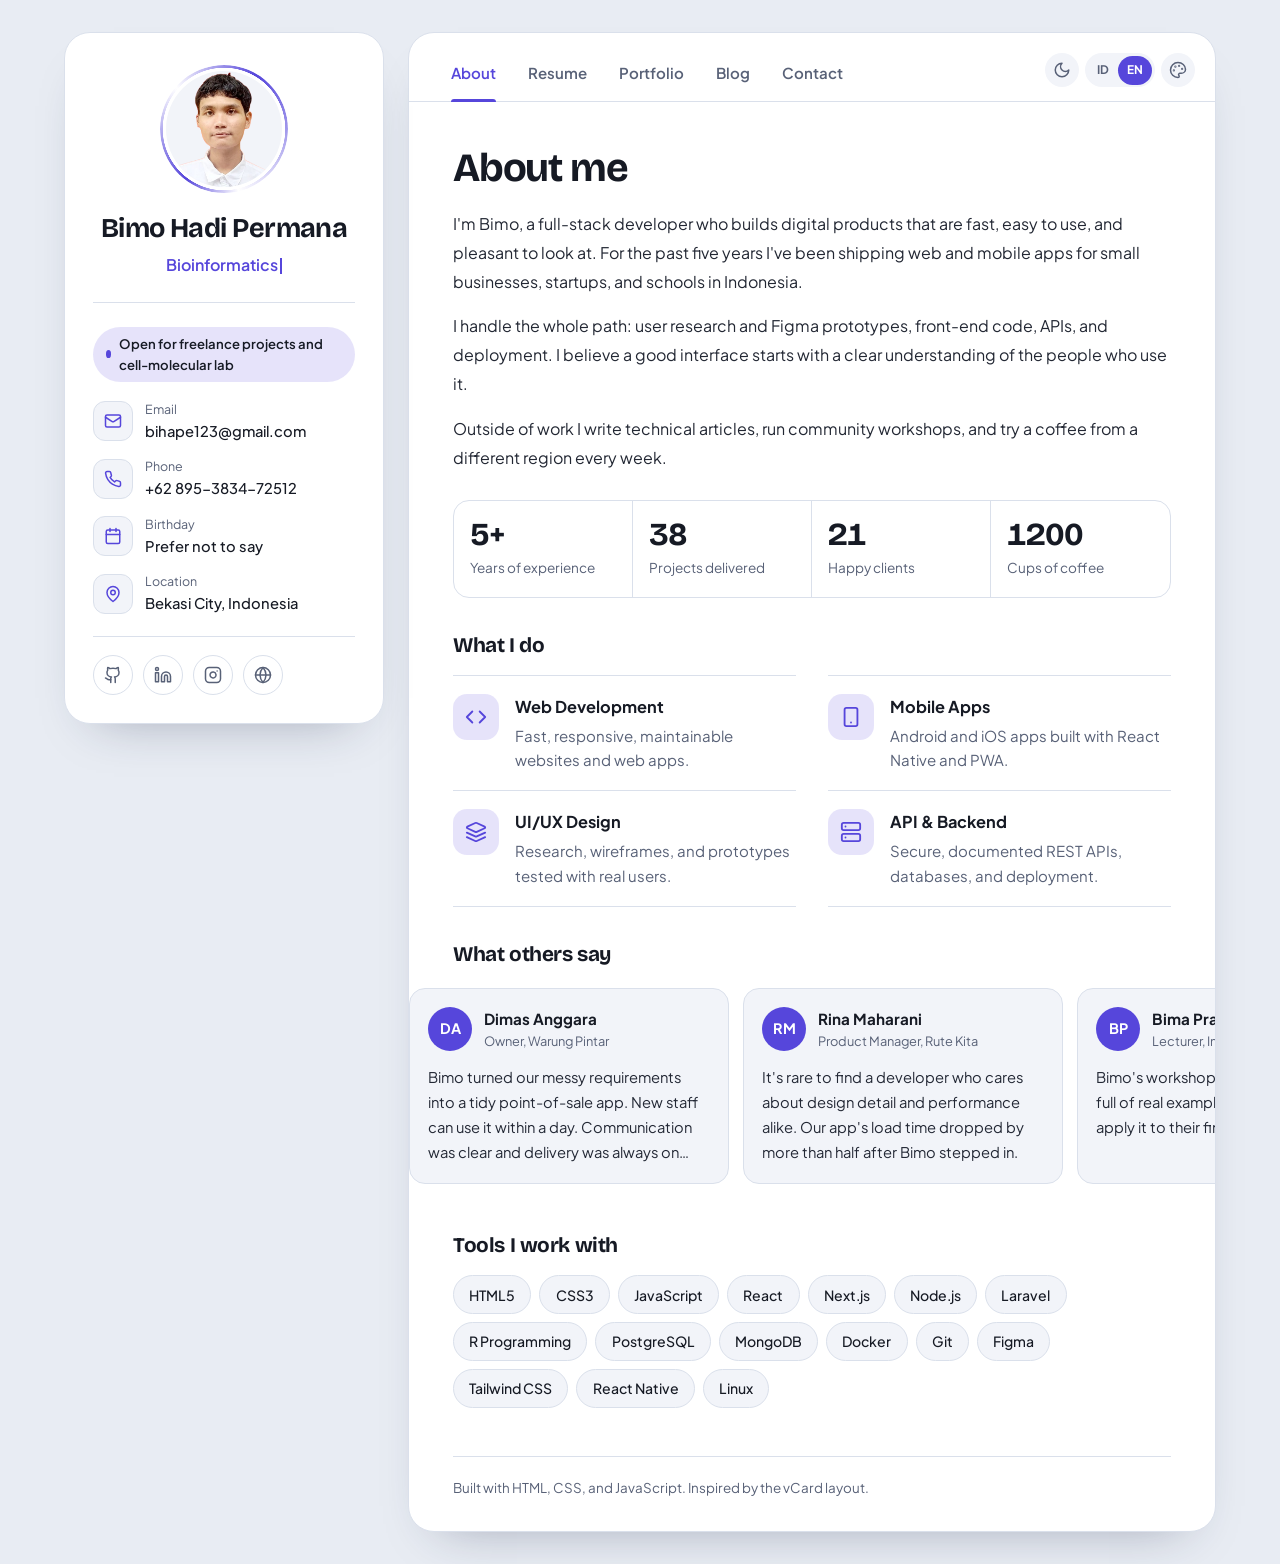
<file: index.html>
<!DOCTYPE html>
<html lang="id" data-theme="dark" data-accent="iris">
<head>
  <meta charset="utf-8">
  <meta name="viewport" content="width=device-width, initial-scale=1">
  <title> Bimo Hadi Permana — Bioinformatics &amp; AI/ML engineer</title>
  <meta name="description" content="Portofolio Bimo Hadi Permana: proyek web, AI/ML engineer, dan wet-lab enthusiast.">
  <meta name="theme-color" content="#0D0F15">
  <meta property="og:type" content="website">
  <meta property="og:title" content="Bimo Hadi Permana — Pengembang Full-stack &amp; AI/ML engineer">
  <meta property="og:description" content="Portofolio proyek web, aplikasi mobile, dan desain UI/UX.">
  <link rel="icon" href="Folders/assets/favicon.png" type="Folders/image/png">
  <link rel="apple-touch-icon" href="Folders/assets/apple-touch-icon.png">

  <!-- Font (opsional, ada cadangan font sistem bila offline) -->
  <link rel="preconnect" href="https://fonts.googleapis.com">
  <link rel="preconnect" href="https://fonts.gstatic.com" crossorigin>
  <link href="https://fonts.googleapis.com/css2?family=Bricolage+Grotesque:opsz,wght@12..96,500;12..96,700&family=Plus+Jakarta+Sans:wght@400;500;600;700&display=swap" rel="stylesheet">

  <link rel="stylesheet" href="Folders/css/style.css">

  <!-- Terapkan tema tersimpan sebelum halaman digambar, supaya tidak berkedip -->
  <script>
    (function () {
      var d = document.documentElement;
      d.classList.add('js');
      try {
        var th = localStorage.getItem('theme');
        var ac = localStorage.getItem('accent');
        if (th === 'light' || th === 'dark') d.setAttribute('data-theme', th);
        else if (window.matchMedia && matchMedia('(prefers-color-scheme: light)').matches) d.setAttribute('data-theme', 'light');
        if (['iris', 'mint', 'amber', 'rose'].indexOf(ac) > -1) d.setAttribute('data-accent', ac);
      } catch (e) {}
    })();
  </script>
</head>
<body>

<!-- Sprite ikon (gaya garis, tanpa dependensi luar) -->
<svg width="0" height="0" style="position:absolute" aria-hidden="true" focusable="false">
  <symbol id="i-mail" viewBox="0 0 24 24"><rect width="20" height="16" x="2" y="4" rx="2"/><path d="m22 7-8.97 5.7a1.94 1.94 0 0 1-2.06 0L2 7"/></symbol>
  <symbol id="i-phone" viewBox="0 0 24 24"><path d="M22 16.92v3a2 2 0 0 1-2.18 2 19.79 19.79 0 0 1-8.63-3.07 19.5 19.5 0 0 1-6-6 19.79 19.79 0 0 1-3.07-8.67A2 2 0 0 1 4.11 2h3a2 2 0 0 1 2 1.72 12.84 12.84 0 0 0 .7 2.81 2 2 0 0 1-.45 2.11L8.09 9.91a16 16 0 0 0 6 6l1.27-1.27a2 2 0 0 1 2.11-.45 12.84 12.84 0 0 0 2.81.7A2 2 0 0 1 22 16.92z"/></symbol>
  <symbol id="i-map-pin" viewBox="0 0 24 24"><path d="M20 10c0 6-8 12-8 12s-8-6-8-12a8 8 0 0 1 16 0Z"/><circle cx="12" cy="10" r="3"/></symbol>
  <symbol id="i-calendar" viewBox="0 0 24 24"><rect width="18" height="18" x="3" y="4" rx="2"/><path d="M16 2v4M8 2v4M3 10h18"/></symbol>
  <symbol id="i-github" viewBox="0 0 24 24"><path d="M15 22v-4a4.8 4.8 0 0 0-1-3.5c3 0 6-2 6-5.5.08-1.25-.27-2.48-1-3.5.28-1.15.28-2.35 0-3.5 0 0-1 0-3 1.5-2.64-.5-5.36-.5-8 0C6 2 5 2 5 2c-.3 1.15-.3 2.35 0 3.5A5.403 5.403 0 0 0 4 9c0 3.5 3 5.5 6 5.5-.39.49-.68 1.05-.85 1.65-.17.6-.22 1.23-.15 1.85v4"/><path d="M9 18c-4.51 2-5-2-7-2"/></symbol>
  <symbol id="i-linkedin" viewBox="0 0 24 24"><path d="M16 8a6 6 0 0 1 6 6v7h-4v-7a2 2 0 0 0-2-2 2 2 0 0 0-2 2v7h-4v-7a6 6 0 0 1 6-6z"/><rect width="4" height="12" x="2" y="9"/><circle cx="4" cy="4" r="2"/></symbol>
  <symbol id="i-instagram" viewBox="0 0 24 24"><rect width="20" height="20" x="2" y="2" rx="5" ry="5"/><path d="M16 11.37A4 4 0 1 1 12.63 8 4 4 0 0 1 16 11.37z"/><path d="M17.5 6.5h.01"/></symbol>
  <symbol id="i-globe" viewBox="0 0 24 24"><circle cx="12" cy="12" r="10"/><path d="M2 12h20"/><path d="M12 2a15.3 15.3 0 0 1 4 10 15.3 15.3 0 0 1-4 10 15.3 15.3 0 0 1-4-10 15.3 15.3 0 0 1 4-10z"/></symbol>
  <symbol id="i-sun" viewBox="0 0 24 24"><circle cx="12" cy="12" r="4"/><path d="M12 2v2M12 20v2M4.93 4.93l1.41 1.41M17.66 17.66l1.41 1.41M2 12h2M20 12h2M6.34 17.66l-1.41 1.41M19.07 4.93l-1.41 1.41"/></symbol>
  <symbol id="i-moon" viewBox="0 0 24 24"><path d="M12 3a6 6 0 0 0 9 9 9 9 0 1 1-9-9Z"/></symbol>
  <symbol id="i-palette" viewBox="0 0 24 24"><circle cx="13.5" cy="6.5" r=".5"/><circle cx="17.5" cy="10.5" r=".5"/><circle cx="8.5" cy="7.5" r=".5"/><circle cx="6.5" cy="12.5" r=".5"/><path d="M12 2C6.5 2 2 6.5 2 12s4.5 10 10 10c.926 0 1.648-.746 1.648-1.688 0-.437-.18-.835-.437-1.125-.29-.289-.438-.652-.438-1.125a1.64 1.64 0 0 1 1.668-1.668h1.996c3.051 0 5.555-2.503 5.555-5.554C21.965 6.012 17.461 2 12 2z"/></symbol>
  <symbol id="i-chevron-down" viewBox="0 0 24 24"><path d="m6 9 6 6 6-6"/></symbol>
  <symbol id="i-x" viewBox="0 0 24 24"><path d="M18 6 6 18M6 6l12 12"/></symbol>
  <symbol id="i-check" viewBox="0 0 24 24"><path d="M20 6 9 17l-5-5"/></symbol>
  <symbol id="i-search" viewBox="0 0 24 24"><circle cx="11" cy="11" r="8"/><path d="m21 21-4.3-4.3"/></symbol>
  <symbol id="i-send" viewBox="0 0 24 24"><path d="m22 2-7 20-4-9-9-4Z"/><path d="M22 2 11 13"/></symbol>
  <symbol id="i-copy" viewBox="0 0 24 24"><rect width="14" height="14" x="8" y="8" rx="2" ry="2"/><path d="M4 16c-1.1 0-2-.9-2-2V4c0-1.1.9-2 2-2h10c1.1 0 2 .9 2 2"/></symbol>
  <symbol id="i-printer" viewBox="0 0 24 24"><path d="M6 9V2h12v7"/><path d="M6 18H4a2 2 0 0 1-2-2v-5a2 2 0 0 1 2-2h16a2 2 0 0 1 2 2v5a2 2 0 0 1-2 2h-2"/><rect width="12" height="8" x="6" y="14"/></symbol>
  <symbol id="i-external" viewBox="0 0 24 24"><path d="M15 3h6v6"/><path d="M10 14 21 3"/><path d="M18 13v6a2 2 0 0 1-2 2H5a2 2 0 0 1-2-2V8a2 2 0 0 1 2-2h6"/></symbol>
  <symbol id="i-clock" viewBox="0 0 24 24"><circle cx="12" cy="12" r="10"/><path d="M12 6v6l4 2"/></symbol>
  <symbol id="i-message" viewBox="0 0 24 24"><path d="M7.9 20A9 9 0 1 0 4 16.1L2 22Z"/></symbol>
  <symbol id="i-code" viewBox="0 0 24 24"><path d="m16 18 6-6-6-6"/><path d="m8 6-6 6 6 6"/></symbol>
  <symbol id="i-smartphone" viewBox="0 0 24 24"><rect width="14" height="20" x="5" y="2" rx="2" ry="2"/><path d="M12 18h.01"/></symbol>
  <symbol id="i-layers" viewBox="0 0 24 24"><path d="m12.83 2.18a2 2 0 0 0-1.66 0L2.6 6.08a1 1 0 0 0 0 1.83l8.58 3.91a2 2 0 0 0 1.66 0l8.58-3.9a1 1 0 0 0 0-1.83Z"/><path d="m22 17.65-9.17 4.16a2 2 0 0 1-1.66 0L2 17.65"/><path d="m22 12.65-9.17 4.16a2 2 0 0 1-1.66 0L2 12.65"/></symbol>
  <symbol id="i-server" viewBox="0 0 24 24"><rect width="20" height="8" x="2" y="2" rx="2" ry="2"/><rect width="20" height="8" x="2" y="14" rx="2" ry="2"/><path d="M6 6h.01M6 18h.01"/></symbol>
  <symbol id="i-book" viewBox="0 0 24 24"><path d="M2 3h6a4 4 0 0 1 4 4v14a3 3 0 0 0-3-3H2z"/><path d="M22 3h-6a4 4 0 0 0-4 4v14a3 3 0 0 1 3-3h7z"/></symbol>
  <symbol id="i-briefcase" viewBox="0 0 24 24"><rect width="20" height="14" x="2" y="7" rx="2" ry="2"/><path d="M16 21V5a2 2 0 0 0-2-2h-4a2 2 0 0 0-2 2v16"/></symbol>
  <symbol id="i-bolt" viewBox="0 0 24 24"><path d="M13 2 3 14h9l-1 8 10-12h-9z"/></symbol>
  <symbol id="i-user" viewBox="0 0 24 24"><path d="M19 21v-2a4 4 0 0 0-4-4H9a4 4 0 0 0-4 4v2"/><circle cx="12" cy="7" r="4"/></symbol>
  <symbol id="i-file" viewBox="0 0 24 24"><path d="M14.5 2H6a2 2 0 0 0-2 2v16a2 2 0 0 0 2 2h12a2 2 0 0 0 2-2V7.5L14.5 2z"/><path d="M14 2v6h6M16 13H8M16 17H8M10 9H8"/></symbol>
  <symbol id="i-grid" viewBox="0 0 24 24"><rect width="7" height="7" x="3" y="3" rx="1"/><rect width="7" height="7" x="14" y="3" rx="1"/><rect width="7" height="7" x="14" y="14" rx="1"/><rect width="7" height="7" x="3" y="14" rx="1"/></symbol>
  <symbol id="i-pen" viewBox="0 0 24 24"><path d="M12 20h9"/><path d="M16.5 3.5a2.121 2.121 0 0 1 3 3L7 19l-4 1 1-4Z"/></symbol>
</svg>

<a class="skip" href="#main" data-i18n="skip">Lewati ke konten utama</a>

<div class="shell">

  <!-- ================= SIDEBAR ================= -->
  <aside class="sidebar" id="sidebar">
    <div class="sidebar__top">
      <div class="avatar" aria-hidden="true">
        <span class="avatar__ring"></span>
        <img id="s-avatar" src="Folders/assets/img/avatar.png" alt="" width="400" height="400">
      </div>
      <div class="sidebar__id">
        <h1 class="name" id="s-name"> Bimo Hadi Permana</h1>
        <p class="role">
          <span class="sr-only" id="s-roles-sr"></span>
          <span id="typed" aria-hidden="true"></span><span class="caret" aria-hidden="true"></span>
        </p>
      </div>
      <button class="sidebar__toggle" id="sidebar-toggle" type="button" aria-expanded="false" aria-controls="sidebar-more">
        <span id="sidebar-toggle-label" data-i18n="sidebar.show">Tampilkan kontak</span>
        <svg class="i" width="16" height="16" aria-hidden="true"><use href="#i-chevron-down"/></svg>
      </button>
    </div>

    <div class="sidebar__more" id="sidebar-more">
      <p class="status"><span class="status__dot" aria-hidden="true"></span><span id="s-status"></span></p>
      <ul class="contacts" id="s-contacts"></ul>
      <ul class="socials" id="s-socials" data-i18n-aria="sidebar.social"></ul>
    </div>
  </aside>

  <!-- ================= MAIN ================= -->
  <div class="main">
    <header class="topbar">
      <nav class="nav" id="nav" data-i18n-aria="nav.label">
        <a href="#about"     data-nav="about"><svg class="i" width="20" height="20" aria-hidden="true"><use href="#i-user"/></svg><span data-i18n="nav.about">Tentang</span></a>
        <a href="#resume"    data-nav="resume"><svg class="i" width="20" height="20" aria-hidden="true"><use href="#i-file"/></svg><span data-i18n="nav.resume">Resume</span></a>
        <a href="#portfolio" data-nav="portfolio"><svg class="i" width="20" height="20" aria-hidden="true"><use href="#i-grid"/></svg><span data-i18n="nav.portfolio">Portofolio</span></a>
        <a href="#blog"      data-nav="blog"><svg class="i" width="20" height="20" aria-hidden="true"><use href="#i-pen"/></svg><span data-i18n="nav.blog">Blog</span></a>
        <a href="#contact"   data-nav="contact"><svg class="i" width="20" height="20" aria-hidden="true"><use href="#i-mail"/></svg><span data-i18n="nav.contact">Kontak</span></a>
      </nav>

      <div class="tools">
        <button class="tool" id="t-theme" type="button">
          <svg class="i" width="18" height="18" aria-hidden="true"><use id="t-theme-icon" href="#i-sun"/></svg>
        </button>
        <button class="tool tool--lang" id="t-lang" type="button">
          <span class="seg" data-lang="id">ID</span><span class="seg" data-lang="en">EN</span>
        </button>
        <div class="tool-wrap">
          <button class="tool" id="t-accent" type="button" aria-haspopup="true" aria-expanded="false" aria-controls="swatches">
            <svg class="i" width="18" height="18" aria-hidden="true"><use href="#i-palette"/></svg>
          </button>
          <div class="swatches" id="swatches" role="group" data-i18n-aria="tools.accentLabel" hidden>
            <button type="button" class="swatch" data-accent="iris"></button>
            <button type="button" class="swatch" data-accent="mint"></button>
            <button type="button" class="swatch" data-accent="amber"></button>
            <button type="button" class="swatch" data-accent="rose"></button>
          </div>
        </div>
      </div>
    </header>

    <main id="main" class="content">

      <!-- ===== ABOUT ===== -->
      <article class="page" id="page-about" data-page="about" aria-labelledby="h-about">
        <h2 class="page__title" id="h-about" tabindex="-1" data-i18n="about.title">Tentang saya</h2>
        <div class="prose" id="about-text"></div>
        <ul class="stats" id="about-stats"></ul>

        <section class="block" aria-labelledby="h-services">
          <h3 class="block__title" id="h-services" data-i18n="about.services">Layanan</h3>
          <ul class="services" id="about-services"></ul>
        </section>

        <section class="block" aria-labelledby="h-testi">
          <h3 class="block__title" id="h-testi" data-i18n="about.testimonials">Kata mereka</h3>
          <ul class="testi" id="about-testi"></ul>
        </section>

        <section class="block" aria-labelledby="h-stack">
          <h3 class="block__title" id="h-stack" data-i18n="about.stack">Teknologi</h3>
          <ul class="chips chips--static" id="about-stack"></ul>
        </section>
      </article>

      <!-- ===== RESUME ===== -->
      <article class="page" id="page-resume" data-page="resume" aria-labelledby="h-resume" hidden>
        <div class="page__head">
          <h2 class="page__title" id="h-resume" tabindex="-1" data-i18n="resume.title">Resume</h2>
          <button class="btn btn--ghost no-print" id="btn-print" type="button">
            <svg class="i" width="18" height="18" aria-hidden="true"><use href="#i-printer"/></svg>
            <span data-i18n="resume.print">Cetak atau simpan PDF</span>
          </button>
        </div>

        <div class="cols">
          <section class="block" aria-labelledby="h-exp">
            <h3 class="block__title block__title--icon" id="h-exp"><svg class="i" width="20" height="20" aria-hidden="true"><use href="#i-briefcase"/></svg><span data-i18n="resume.experience">Pengalaman</span></h3>
            <ol class="timeline" id="r-exp"></ol>
          </section>
          <section class="block" aria-labelledby="h-edu">
            <h3 class="block__title block__title--icon" id="h-edu"><svg class="i" width="20" height="20" aria-hidden="true"><use href="#i-book"/></svg><span data-i18n="resume.education">Pendidikan</span></h3>
            <ol class="timeline" id="r-edu"></ol>
          </section>
        </div>

        <section class="block" aria-labelledby="h-skills">
          <h3 class="block__title block__title--icon" id="h-skills"><svg class="i" width="20" height="20" aria-hidden="true"><use href="#i-bolt"/></svg><span data-i18n="resume.skills">Keahlian</span></h3>
          <ul class="skills" id="r-skills"></ul>
        </section>
      </article>

      <!-- ===== PORTFOLIO ===== -->
      <article class="page" id="page-portfolio" data-page="portfolio" aria-labelledby="h-portfolio" hidden>
        <h2 class="page__title" id="h-portfolio" tabindex="-1" data-i18n="portfolio.title">Portofolio</h2>
        <div class="toolbar">
          <div class="chips" id="p-chips" role="group" data-i18n-aria="portfolio.filter"></div>
          <label class="search">
            <span class="sr-only" data-i18n="portfolio.search">Cari proyek</span>
            <svg class="i" width="18" height="18" aria-hidden="true"><use href="#i-search"/></svg>
            <input type="search" id="p-search" autocomplete="off" data-i18n-placeholder="portfolio.searchPlaceholder">
          </label>
        </div>
        <ul class="grid" id="p-grid"></ul>
        <p class="empty" id="p-empty" hidden></p>
      </article>

      <!-- ===== BLOG ===== -->
      <article class="page" id="page-blog" data-page="blog" aria-labelledby="h-blog" hidden>
        <h2 class="page__title" id="h-blog" tabindex="-1" data-i18n="blog.title">Blog</h2>
        <div class="toolbar">
          <div class="chips" id="b-chips" role="group" data-i18n-aria="blog.filter"></div>
          <label class="search">
            <span class="sr-only" data-i18n="blog.search">Cari artikel</span>
            <svg class="i" width="18" height="18" aria-hidden="true"><use href="#i-search"/></svg>
            <input type="search" id="b-search" autocomplete="off" data-i18n-placeholder="blog.searchPlaceholder">
          </label>
        </div>
        <ul class="posts" id="b-list"></ul>
        <p class="empty" id="b-empty" hidden></p>
      </article>

      <!-- ===== CONTACT ===== -->
      <article class="page" id="page-contact" data-page="contact" aria-labelledby="h-contact" hidden>
        <h2 class="page__title" id="h-contact" tabindex="-1" data-i18n="contact.title">Kontak</h2>
        <p class="prose lead" data-i18n="contact.intro"></p>

        <div class="contact">
          <section class="contact__direct" aria-labelledby="h-direct">
            <h3 class="block__title" id="h-direct" data-i18n="contact.direct">Hubungi langsung</h3>
            <div class="mailbox">
              <svg class="i" width="20" height="20" aria-hidden="true"><use href="#i-mail"/></svg>
              <a id="c-email" href="#"></a>
              <button class="btn btn--small" id="c-copy" type="button">
                <svg class="i" width="16" height="16" aria-hidden="true"><use href="#i-copy"/></svg>
                <span data-i18n="contact.copy">Salin email</span>
              </button>
            </div>
            <a class="btn btn--wide" id="c-wa" href="#" target="_blank" rel="noopener">
              <svg class="i" width="18" height="18" aria-hidden="true"><use href="#i-message"/></svg>
              <span data-i18n="contact.whatsapp">Chat WhatsApp</span>
            </a>
            <p class="note"><svg class="i" width="16" height="16" aria-hidden="true"><use href="#i-clock"/></svg><span id="c-reply"></span></p>
          </section>

          <section class="contact__form" aria-labelledby="h-form">
            <h3 class="block__title" id="h-form" data-i18n="contact.form">Kirim pesan</h3>
            <form id="contact-form" novalidate>
              <div class="field">
                <label for="f-name" data-i18n="contact.name">Nama</label>
                <input id="f-name" name="name" type="text" autocomplete="name" aria-describedby="e-name">
                <p class="field__error" id="e-name" hidden></p>
              </div>
              <div class="field">
                <label for="f-email" data-i18n="contact.email">Email</label>
                <input id="f-email" name="email" type="email" autocomplete="email" aria-describedby="e-email">
                <p class="field__error" id="e-email" hidden></p>
              </div>
              <div class="field field--full">
                <label for="f-subject"><span data-i18n="contact.subject">Subjek</span> <span class="opt">(<span data-i18n="contact.optional">opsional</span>)</span></label>
                <input id="f-subject" name="subject" type="text">
              </div>
              <div class="field field--full">
                <label for="f-message" data-i18n="contact.message">Pesan</label>
                <textarea id="f-message" name="message" rows="5" aria-describedby="e-message"></textarea>
                <p class="field__error" id="e-message" hidden></p>
              </div>
              <div class="field--full">
                <button class="btn" id="f-submit" type="submit">
                  <svg class="i" width="18" height="18" aria-hidden="true"><use href="#i-send"/></svg>
                  <span data-i18n="contact.send">Kirim pesan</span>
                </button>
              </div>
            </form>
          </section>
        </div>
      </article>

      <footer class="footer"><p data-i18n="footer"></p></footer>
    </main>
  </div>
</div>

<!-- Modal detail (proyek, artikel, testimoni) -->
<dialog class="modal" id="modal" aria-labelledby="m-title">
  <div class="modal__panel">
    <button class="modal__close" id="modal-close" type="button" data-i18n-aria="modal.close">
      <svg class="i" width="20" height="20" aria-hidden="true"><use href="#i-x"/></svg>
    </button>
    <div id="modal-body"></div>
  </div>
</dialog>

<div class="toast" id="toast" role="status" aria-live="polite"></div>

<noscript><p class="noscript">Website ini membutuhkan JavaScript untuk menampilkan konten. / This website needs JavaScript.</p></noscript>

<script src="Folders/js/data.js"></script>
<script src="Folders/js/i18n.js"></script>
<script src="Folders/js/app.js"></script>
</body>
</html>
</file>
<file: Folders/css/style.css>
/* ==========================================================================
   style.css
   Token warna di bagian atas. Ganti nilainya untuk mengubah tampilan.
   ========================================================================== */

:root {
  --font-body: "Plus Jakarta Sans", system-ui, -apple-system, "Segoe UI", Roboto, "Helvetica Neue", Arial, sans-serif;
  --font-display: "Bricolage Grotesque", "Plus Jakarta Sans", system-ui, -apple-system, "Segoe UI", sans-serif;

  --r-sm: 10px;
  --r-md: 16px;
  --r-lg: 26px;

  --ease: cubic-bezier(.2, .7, .2, 1);
  --nav-h: 68px;
}

/* ---------- Tema ---------- */
[data-theme="dark"] {
  color-scheme: dark;
  --bg: #0d0f15;
  --surface: #151923;
  --surface-2: #1c2230;
  --line: #2a3144;
  --text: #eceef4;
  --muted: #9ba4b8;
  --shadow: 0 24px 60px -30px rgba(0, 0, 0, .8);
  --scrim: rgba(5, 7, 12, .66);
}
[data-theme="light"] {
  color-scheme: light;
  --bg: #e8ecf3;
  --surface: #ffffff;
  --surface-2: #f2f4f9;
  --line: #dae0eb;
  --text: #161a24;
  --muted: #586177;
  --shadow: 0 24px 50px -32px rgba(30, 40, 70, .4);
  --scrim: rgba(20, 26, 40, .5);
}

/* ---------- Aksen (disesuaikan per tema agar kontras tetap aman) ---------- */
[data-theme="dark"][data-accent="iris"]  { --accent: #9a8cff; --accent-ink: #14112e; }
[data-theme="dark"][data-accent="mint"]  { --accent: #45ddb2; --accent-ink: #06261d; }
[data-theme="dark"][data-accent="amber"] { --accent: #ffb52e; --accent-ink: #2b1a00; }
[data-theme="dark"][data-accent="rose"]  { --accent: #ff7c98; --accent-ink: #32000f; }
[data-theme="light"][data-accent="iris"]  { --accent: #5646db; --accent-ink: #ffffff; }
[data-theme="light"][data-accent="mint"]  { --accent: #0b8566; --accent-ink: #ffffff; }
[data-theme="light"][data-accent="amber"] { --accent: #a85f00; --accent-ink: #ffffff; }
[data-theme="light"][data-accent="rose"]  { --accent: #c42750; --accent-ink: #ffffff; }

:root {
  --accent-soft: color-mix(in srgb, var(--accent) 15%, transparent);
  --accent-line: color-mix(in srgb, var(--accent) 45%, var(--line));
}

/* ---------- Reset ringan ---------- */
*, *::before, *::after { box-sizing: border-box; }
html { -webkit-text-size-adjust: 100%; scroll-behavior: smooth; }
body {
  margin: 0;
  background: var(--bg);
  color: var(--text);
  font-family: var(--font-body);
  font-size: 16px;
  line-height: 1.6;
  -webkit-font-smoothing: antialiased;
  transition: background-color .3s var(--ease), color .3s var(--ease);
}
body:has(dialog[open]) { overflow: hidden; }
h1, h2, h3, h4, p, ul, ol, figure { margin: 0; }
ul, ol { padding: 0; list-style: none; }
img, svg { display: block; max-width: 100%; }
a { color: inherit; text-decoration: none; }
button, input, textarea { font: inherit; color: inherit; }
button { cursor: pointer; background: none; border: 0; padding: 0; }
[hidden] { display: none !important; }

:focus-visible { outline: 2px solid var(--accent); outline-offset: 3px; border-radius: 6px; }

.i { fill: none; stroke: currentColor; stroke-width: 2; stroke-linecap: round; stroke-linejoin: round; flex: none; }

.sr-only {
  position: absolute; width: 1px; height: 1px; margin: -1px; padding: 0;
  overflow: hidden; clip: rect(0 0 0 0); white-space: nowrap; border: 0;
}
.skip {
  position: fixed; top: 8px; left: 8px; z-index: 100;
  background: var(--accent); color: var(--accent-ink);
  padding: .6rem 1rem; border-radius: var(--r-sm); font-weight: 600;
  transform: translateY(-200%);
}
.skip:focus { transform: none; }

/* ---------- Kerangka ---------- */
.shell {
  width: min(1200px, 100%);
  margin: 0 auto;
  padding: 56px 16px calc(var(--nav-h) + 28px);
  display: grid;
  grid-template-columns: minmax(0, 1fr);
  gap: 16px;
  align-items: start;
}

.sidebar, .main {
  background: var(--surface);
  border: 1px solid var(--line);
  border-radius: var(--r-lg);
  box-shadow: var(--shadow);
  transition: background-color .3s var(--ease), border-color .3s var(--ease);
}

/* Satu gerakan pembuka saat halaman dimuat */
@media (prefers-reduced-motion: no-preference) {
  /* Catatan: .main hanya memudar (tanpa transform) agar navigasi fixed di mobile tidak ikut bergeser */
  .js .sidebar { animation: rise .7s var(--ease) backwards; }
  .js .main    { animation: fade .7s .12s ease backwards; }
  .avatar__ring { animation: ring 1.4s .2s var(--ease) backwards; }
}
@keyframes fade { from { opacity: 0; } to { opacity: 1; } }
@keyframes rise { from { opacity: 0; transform: translateY(14px); } to { opacity: 1; transform: none; } }
@keyframes ring { from { transform: rotate(-200deg); opacity: 0; } to { transform: none; opacity: 1; } }

/* ---------- Sidebar ---------- */
.sidebar { padding: 20px; }
.sidebar__top {
  display: grid;
  grid-template-columns: auto 1fr;
  align-items: center;
  gap: 4px 18px;
}
.avatar { position: relative; width: 84px; height: 84px; grid-row: span 1; }
.avatar img {
  position: absolute; inset: 5px; width: calc(100% - 10px); height: calc(100% - 10px);
  border-radius: 50%; object-fit: cover; background: var(--surface-2);
}
.avatar__ring {
  position: absolute; inset: 0; border-radius: 50%;
  background: conic-gradient(from 30deg, var(--accent), transparent 38%, var(--accent) 52%, transparent 78%, var(--accent));
  -webkit-mask: radial-gradient(farthest-side, transparent calc(100% - 3px), #000 calc(100% - 2.5px));
          mask: radial-gradient(farthest-side, transparent calc(100% - 3px), #000 calc(100% - 2.5px));
}
.name {
  font-family: var(--font-display);
  font-size: 1.45rem;
  line-height: 1.15;
  font-weight: 700;
  letter-spacing: -.02em;
}
.role {
  margin-top: 6px;
  min-height: 1.6em;
  color: var(--accent);
  font-weight: 600;
  font-size: .92rem;
}
.caret {
  display: inline-block; width: 2px; height: 1em; margin-left: 2px;
  background: var(--accent); vertical-align: -.15em;
}
@media (prefers-reduced-motion: no-preference) {
  .caret { animation: blink 1.05s steps(1) infinite; }
}
@keyframes blink { 50% { opacity: 0; } }

.sidebar__toggle {
  grid-column: 1 / -1;
  margin-top: 14px;
  display: inline-flex; align-items: center; justify-content: center; gap: 6px;
  padding: .55rem 1rem;
  border: 1px solid var(--line);
  border-radius: 999px;
  color: var(--muted);
  font-size: .85rem; font-weight: 600;
  transition: color .2s, border-color .2s;
}
.sidebar__toggle:hover { color: var(--text); border-color: var(--accent-line); }
.sidebar__toggle .i { transition: transform .25s var(--ease); }
.sidebar__toggle[aria-expanded="true"] .i { transform: rotate(180deg); }

.sidebar__more { display: none; margin-top: 18px; padding-top: 18px; border-top: 1px solid var(--line); }
.sidebar.is-open .sidebar__more { display: block; }

.status {
  display: inline-flex; align-items: center; gap: 8px;
  padding: .4rem .8rem;
  border-radius: 999px;
  background: var(--accent-soft);
  font-size: .82rem; font-weight: 600;
}
.status__dot { width: 8px; height: 8px; border-radius: 50%; background: var(--accent); }
@media (prefers-reduced-motion: no-preference) {
  .status__dot { animation: pulse 2.4s ease-out infinite; }
}
@keyframes pulse {
  0% { box-shadow: 0 0 0 0 color-mix(in srgb, var(--accent) 55%, transparent); }
  70%, 100% { box-shadow: 0 0 0 8px transparent; }
}

.contacts { display: grid; gap: 14px; margin-top: 18px; }
.contacts li { display: flex; align-items: center; gap: 12px; min-width: 0; }
.contacts__icon {
  width: 40px; height: 40px; flex: none;
  display: grid; place-items: center;
  border-radius: 12px; background: var(--surface-2); color: var(--accent);
  border: 1px solid var(--line);
}
.contacts__text { min-width: 0; }
.contacts__label { display: block; font-size: .78rem; color: var(--muted); }
.contacts__value { display: block; font-size: .92rem; font-weight: 500; overflow-wrap: anywhere; }
a.contacts__value:hover { color: var(--accent); }

.socials { display: flex; gap: 10px; margin-top: 20px; padding-top: 18px; border-top: 1px solid var(--line); }
.socials a {
  width: 40px; height: 40px; display: grid; place-items: center;
  border-radius: 50%; border: 1px solid var(--line); color: var(--muted);
  transition: color .2s, border-color .2s, background-color .2s;
}
.socials a:hover { color: var(--accent-ink); background: var(--accent); border-color: var(--accent); }

/* ---------- Topbar, navigasi, alat ---------- */
.topbar {
  display: flex; align-items: center; justify-content: space-between; gap: 12px;
}

.nav {
  position: fixed; left: 0; right: 0; bottom: 0; z-index: 40;
  display: grid; grid-template-columns: repeat(5, 1fr);
  min-height: var(--nav-h);
  padding: 6px 6px calc(6px + env(safe-area-inset-bottom, 0px));
  background: color-mix(in srgb, var(--surface) 92%, transparent);
  -webkit-backdrop-filter: blur(14px); backdrop-filter: blur(14px);
  border-top: 1px solid var(--line);
}
.nav a {
  display: flex; flex-direction: column; align-items: center; justify-content: center; gap: 3px;
  border-radius: 12px; color: var(--muted);
  font-size: .72rem; font-weight: 600;
  transition: color .2s, background-color .2s;
}
.nav a[aria-current="page"] { color: var(--accent); background: var(--accent-soft); }
.nav a:hover { color: var(--text); }
.nav a[aria-current="page"]:hover { color: var(--accent); }

.tools {
  position: fixed; top: 10px; right: 12px; z-index: 45;
  display: flex; align-items: center; gap: 6px;
  padding: 5px;
  background: color-mix(in srgb, var(--surface) 90%, transparent);
  -webkit-backdrop-filter: blur(12px); backdrop-filter: blur(12px);
  border: 1px solid var(--line); border-radius: 999px;
}
.tool {
  min-width: 34px; height: 34px; padding: 0 8px;
  display: inline-flex; align-items: center; justify-content: center;
  border-radius: 999px; color: var(--muted);
  transition: color .2s, background-color .2s;
}
.tool:hover { color: var(--text); background: var(--surface-2); }
.tool--lang { gap: 0; padding: 3px; background: var(--surface-2); font-size: .74rem; font-weight: 700; }
.tool--lang .seg { padding: 5px 9px; border-radius: 999px; color: var(--muted); transition: background-color .2s, color .2s; }
.tool--lang .seg.is-on { background: var(--accent); color: var(--accent-ink); }
.tool-wrap { position: relative; }
.swatches {
  position: absolute; top: calc(100% + 12px); right: 0;
  display: flex; gap: 10px; padding: 12px;
  background: var(--surface); border: 1px solid var(--line); border-radius: var(--r-md);
  box-shadow: var(--shadow);
}
.swatch {
  width: 30px; height: 30px; border-radius: 50%;
  border: 2px solid transparent; outline: 2px solid transparent; outline-offset: 2px;
  transition: transform .15s var(--ease);
}
.swatch:hover { transform: scale(1.08); }
.swatch[aria-pressed="true"] { outline-color: var(--text); }
.swatch[data-accent="iris"]  { background: #7a6bff; }
.swatch[data-accent="mint"]  { background: #1fc99b; }
.swatch[data-accent="amber"] { background: #f5a300; }
.swatch[data-accent="rose"]  { background: #ee4f77; }

/* ---------- Konten ---------- */
.content { padding: 28px 20px 24px; min-width: 0; }
.page { min-width: 0; }
.js .page { opacity: 0; transform: translateY(8px); }
.js .page.is-visible { opacity: 1; transform: none; transition: opacity .35s var(--ease), transform .35s var(--ease); }

.page__head { display: flex; align-items: center; justify-content: space-between; gap: 12px; flex-wrap: wrap; }
.page__title {
  font-family: var(--font-display);
  font-size: clamp(1.9rem, 5vw, 2.5rem);
  line-height: 1.1; letter-spacing: -.03em; font-weight: 700;
  margin-bottom: 20px;
}
.page__head .page__title { margin-bottom: 0; }
.page__head { margin-bottom: 20px; }
.page__title:focus { outline: none; }
.page__title:focus-visible { outline: 2px solid var(--accent); outline-offset: 6px; }

.block { margin-top: 36px; }
.block__title {
  font-family: var(--font-display);
  font-size: 1.3rem; font-weight: 700; letter-spacing: -.02em; line-height: 1.2;
  margin-bottom: 16px;
}
.block__title--icon { display: flex; align-items: center; gap: 10px; }
.block__title--icon .i {
  width: 38px; height: 38px; padding: 9px;
  background: var(--accent-soft); color: var(--accent); border-radius: 12px;
}

.prose { max-width: 68ch; color: color-mix(in srgb, var(--text) 82%, var(--muted)); line-height: 1.8; }
.prose p + p { margin-top: 1em; }
.lead { margin-bottom: 8px; }

/* Statistik */
.stats {
  display: grid; grid-template-columns: repeat(2, 1fr);
  margin-top: 28px;
  border: 1px solid var(--line); border-radius: var(--r-md);
  overflow: hidden;
}
.stats li { padding: 18px 16px; border-right: 1px solid var(--line); border-bottom: 1px solid var(--line); }
.stats li:nth-child(2n) { border-right: 0; }
.stats li:nth-last-child(-n+2) { border-bottom: 0; }
.stats__value { font-family: var(--font-display); font-size: 2rem; font-weight: 700; line-height: 1; letter-spacing: -.03em; font-variant-numeric: tabular-nums; }
.stats__label { margin-top: 6px; font-size: .85rem; color: var(--muted); }

/* Layanan */
.services { display: grid; gap: 0; }
.services li { display: flex; gap: 16px; padding: 18px 0; border-top: 1px solid var(--line); }
.services li:last-child { border-bottom: 1px solid var(--line); }
.services__icon {
  width: 46px; height: 46px; flex: none; display: grid; place-items: center;
  border-radius: 14px; background: var(--accent-soft); color: var(--accent);
}
.services h4 { font-size: 1.02rem; font-weight: 700; margin-bottom: 4px; }
.services p { color: var(--muted); font-size: .94rem; max-width: 52ch; }

/* Testimoni */
.testi {
  display: flex; gap: 14px;
  overflow-x: auto; scroll-snap-type: x mandatory;
  margin: 0 -20px; padding: 4px 20px 14px;
  scrollbar-width: thin; scrollbar-color: var(--line) transparent;
}
.testi li { flex: 0 0 min(300px, 82%); scroll-snap-align: start; }
.tcard {
  width: 100%; height: 100%; text-align: left;
  display: flex; flex-direction: column; gap: 14px;
  padding: 18px;
  background: var(--surface-2); border: 1px solid var(--line); border-radius: var(--r-md);
  transition: border-color .2s, transform .2s var(--ease);
}
.tcard:hover { border-color: var(--accent-line); }
.tcard__who { display: flex; align-items: center; gap: 12px; }
.tcard__avatar {
  width: 44px; height: 44px; flex: none; display: grid; place-items: center;
  border-radius: 50%; background: var(--accent); color: var(--accent-ink);
  font-weight: 700; font-size: .9rem;
}
.tcard__name { display: block; font-weight: 700; font-size: .95rem; }
.tcard__role { display: block; color: var(--muted); font-size: .8rem; }
.tcard__text {
  color: color-mix(in srgb, var(--text) 80%, var(--muted)); font-size: .92rem; line-height: 1.7;
  display: -webkit-box; -webkit-line-clamp: 4; -webkit-box-orient: vertical; overflow: hidden;
}

/* Chip */
.chips { display: flex; flex-wrap: wrap; gap: 8px; }
.chip {
  padding: .45rem .95rem;
  border: 1px solid var(--line); border-radius: 999px;
  color: var(--muted); font-size: .88rem; font-weight: 600;
  transition: color .2s, border-color .2s, background-color .2s;
}
button.chip:hover { color: var(--text); border-color: var(--accent-line); }
button.chip[aria-pressed="true"] { background: var(--accent); border-color: var(--accent); color: var(--accent-ink); }
.chips--static .chip { background: var(--surface-2); font-weight: 500; color: var(--text); }

/* ---------- Resume ---------- */
.cols { display: grid; gap: 0; }
.timeline { position: relative; display: grid; gap: 24px; padding-left: 26px; }
.timeline::before { content: ""; position: absolute; left: 6px; top: 8px; bottom: 8px; width: 2px; background: var(--line); }
.timeline li { position: relative; }
.timeline li::before {
  content: ""; position: absolute; left: -26px; top: 6px;
  width: 14px; height: 14px; border-radius: 50%;
  background: var(--surface); border: 3px solid var(--accent);
}
.timeline__period { display: block; color: var(--accent); font-size: .85rem; font-weight: 700; margin-bottom: 2px; }
.timeline h4 { font-size: 1.05rem; font-weight: 700; line-height: 1.3; }
.timeline__org { color: var(--muted); font-size: .9rem; margin-top: 2px; }
.timeline p.timeline__text { margin-top: 8px; color: color-mix(in srgb, var(--text) 78%, var(--muted)); font-size: .93rem; max-width: 56ch; }

.skills { display: grid; gap: 18px; }
.skill__row { display: flex; justify-content: space-between; gap: 12px; font-size: .94rem; font-weight: 600; margin-bottom: 8px; }
.skill__pct { color: var(--muted); font-variant-numeric: tabular-nums; font-weight: 500; }
.skill__track { height: 8px; border-radius: 99px; background: var(--surface-2); border: 1px solid var(--line); overflow: hidden; }
.skill__fill {
  display: block; height: 100%; width: 100%; border-radius: 99px;
  background: var(--accent);
  transform: scaleX(0); transform-origin: left;
}
.page.is-visible .skill__fill { transform: scaleX(var(--lvl)); transition: transform 1s .15s var(--ease); }
.skills li:nth-child(2) .skill__fill { transition-delay: .22s; }
.skills li:nth-child(3) .skill__fill { transition-delay: .29s; }
.skills li:nth-child(4) .skill__fill { transition-delay: .36s; }
.skills li:nth-child(5) .skill__fill { transition-delay: .43s; }
.skills li:nth-child(6) .skill__fill { transition-delay: .50s; }
.skills li:nth-child(7) .skill__fill { transition-delay: .57s; }

/* ---------- Toolbar filter ---------- */
.toolbar { display: flex; flex-direction: column; gap: 14px; margin-bottom: 22px; }
.search {
  display: flex; align-items: center; gap: 10px;
  padding: 0 14px; height: 44px;
  border: 1px solid var(--line); border-radius: 999px; background: var(--surface-2);
  color: var(--muted);
  transition: border-color .2s;
}
.search:focus-within { border-color: var(--accent); }
.search input { flex: 1; min-width: 0; height: 100%; background: none; border: 0; outline: 0; color: var(--text); font-size: .92rem; }
.search input::placeholder { color: var(--muted); opacity: .85; }
.search input::-webkit-search-cancel-button { filter: grayscale(1); }
.empty { padding: 36px 0; color: var(--muted); text-align: center; max-width: 44ch; margin: 0 auto; }

/* ---------- Portofolio ---------- */
.grid { display: grid; grid-template-columns: 1fr; gap: 20px; }
.pcard { display: block; width: 100%; text-align: left; }
.pcard__img {
  display: block; position: relative; overflow: hidden;
  aspect-ratio: 16 / 10; border-radius: var(--r-md);
  background: var(--surface-2); border: 1px solid var(--line);
}
.pcard__img img { width: 100%; height: 100%; object-fit: cover; transition: transform .5s var(--ease); }
.pcard:hover .pcard__img img, .pcard:focus-visible .pcard__img img { transform: scale(1.045); }
.pcard__body { display: block; padding: 12px 2px 0; }
.pcard__title { display: block; font-weight: 700; font-size: 1.02rem; line-height: 1.3; }
.pcard:hover .pcard__title { color: var(--accent); }
.pcard__meta { display: flex; gap: 10px; align-items: center; margin-top: 4px; color: var(--muted); font-size: .84rem; }
.tag {
  padding: 2px 9px; border-radius: 999px;
  background: var(--accent-soft); color: var(--accent);
  font-weight: 600; font-size: .78rem;
}

/* ---------- Blog ---------- */
.posts { display: grid; gap: 22px; }
.post { display: grid; gap: 14px; width: 100%; text-align: left; }
.post__img {
  aspect-ratio: 16 / 9; border-radius: var(--r-md); overflow: hidden;
  background: var(--surface-2); border: 1px solid var(--line);
}
.post__img img { width: 100%; height: 100%; object-fit: cover; transition: transform .5s var(--ease); }
.post:hover .post__img img, .post:focus-visible .post__img img { transform: scale(1.045); }
.post__meta { display: flex; flex-wrap: wrap; align-items: center; gap: 10px; color: var(--muted); font-size: .84rem; }
.post__title { font-family: var(--font-display); font-size: 1.3rem; font-weight: 700; line-height: 1.22; letter-spacing: -.02em; margin-top: 8px; }
.post:hover .post__title { color: var(--accent); }
.post__excerpt { margin-top: 8px; color: var(--muted); font-size: .94rem; max-width: 60ch; }

/* ---------- Kontak ---------- */
.contact { display: grid; gap: 32px; margin-top: 28px; }
.mailbox {
  display: flex; align-items: center; flex-wrap: wrap; gap: 10px 12px;
  padding: 14px; margin-bottom: 12px;
  background: var(--surface-2); border: 1px solid var(--line); border-radius: var(--r-md);
}
.mailbox .i { color: var(--accent); }
.mailbox a { font-weight: 600; overflow-wrap: anywhere; flex: 1 1 140px; }
.mailbox a:hover { color: var(--accent); }
.note { display: flex; align-items: center; gap: 8px; margin-top: 16px; color: var(--muted); font-size: .88rem; }

form#contact-form { display: grid; gap: 16px; }
.field { display: grid; gap: 6px; min-width: 0; }
.field label { font-size: .88rem; font-weight: 600; }
.field .opt { color: var(--muted); font-weight: 500; }
.field input, .field textarea {
  width: 100%; padding: .8rem 1rem;
  background: var(--surface-2); border: 1px solid var(--line); border-radius: var(--r-sm);
  transition: border-color .2s, box-shadow .2s;
}
.field textarea { resize: vertical; min-height: 130px; line-height: 1.6; }
.field input:focus, .field textarea:focus { outline: 0; border-color: var(--accent); box-shadow: 0 0 0 3px var(--accent-soft); }
.field [aria-invalid="true"] { border-color: #e5484d; }
.field__error { color: #e5484d; font-size: .84rem; font-weight: 500; }
[data-theme="light"] .field__error { color: #c42a30; }

/* ---------- Tombol ---------- */
.btn {
  display: inline-flex; align-items: center; justify-content: center; gap: 8px;
  padding: .8rem 1.35rem; border-radius: 999px;
  background: var(--accent); color: var(--accent-ink);
  font-weight: 700; font-size: .94rem;
  border: 1px solid var(--accent);
  transition: filter .2s, transform .15s var(--ease), background-color .2s, color .2s;
}
.btn:hover { filter: brightness(1.08); }
.btn:active { transform: scale(.98); }
.btn[disabled] { opacity: .6; cursor: progress; }
.btn--ghost { background: transparent; color: var(--text); border-color: var(--line); }
.btn--ghost:hover { filter: none; border-color: var(--accent-line); color: var(--accent); }
.btn--small { padding: .45rem .9rem; font-size: .84rem; background: var(--surface); color: var(--text); border-color: var(--line); }
.btn--small:hover { filter: none; border-color: var(--accent-line); color: var(--accent); }
.btn--wide { width: 100%; }

/* ---------- Footer ---------- */
.footer { margin-top: 48px; padding-top: 20px; border-top: 1px solid var(--line); color: var(--muted); font-size: .84rem; }

/* ---------- Modal ---------- */
.modal {
  padding: 0; border: 0; background: transparent; color: var(--text);
  width: min(960px, calc(100% - 24px)); max-height: calc(100dvh - 24px);
  overflow: visible;
}
.modal::backdrop { background: var(--scrim); -webkit-backdrop-filter: blur(5px); backdrop-filter: blur(5px); }
.modal__panel {
  position: relative; overflow: hidden;
  background: var(--surface); border: 1px solid var(--line); border-radius: var(--r-lg);
  box-shadow: var(--shadow);
}
#modal-body { max-height: calc(100dvh - 26px); overflow: auto; overscroll-behavior: contain; }
@media (prefers-reduced-motion: no-preference) {
  .modal[open] .modal__panel { animation: pop .3s var(--ease); }
  .modal[open]::backdrop { animation: fade .3s ease; }
}
@keyframes pop { from { opacity: 0; transform: translateY(16px) scale(.97); } to { opacity: 1; transform: none; } }
.modal__close {
  position: absolute; top: 12px; right: 12px; z-index: 3;
  width: 40px; height: 40px; display: grid; place-items: center;
  border-radius: 50%; background: var(--surface); border: 1px solid var(--line); color: var(--text);
}
.modal__close:hover { border-color: var(--accent-line); color: var(--accent); }

.mbody { padding: 0 0 28px; }
.mbody__img { aspect-ratio: 16 / 10; background: var(--surface-2); overflow: hidden; }
.mbody__img img { width: 100%; height: 100%; object-fit: cover; }
.mbody--blog .mbody__img { aspect-ratio: 3 / 1; }
.mbody__text { padding: 24px 22px 0; }
.mbody h2 { font-family: var(--font-display); font-size: clamp(1.5rem, 4vw, 2rem); line-height: 1.15; letter-spacing: -.03em; padding-right: 36px; }
.mbody__meta { display: flex; flex-wrap: wrap; gap: 10px; align-items: center; margin-top: 10px; color: var(--muted); font-size: .88rem; }
.mbody .prose { margin-top: 18px; }
.mbody h3 { font-size: .95rem; font-weight: 700; margin: 22px 0 10px; }
.mbody__actions { display: flex; flex-wrap: wrap; gap: 10px; margin-top: 24px; }
.mbody--quote .mbody__text { padding-top: 60px; }
.quote__text { font-family: var(--font-display); font-size: 1.3rem; line-height: 1.5; letter-spacing: -.01em; margin-top: 18px; }

@media (min-width: 760px) {
  .mbody--split { display: grid; grid-template-columns: minmax(0, 1fr) minmax(0, 1fr); align-items: start; padding: 32px 0 36px 32px; }
  .mbody--split .mbody__img { border-radius: var(--r-md); border: 1px solid var(--line); position: sticky; top: 0; }
  .mbody--split .mbody__text { padding: 0 40px 0 32px; }
  .mbody--split h2 { padding-right: 0; }
}

/* ---------- Toast ---------- */
.toast {
  position: fixed; left: 50%; bottom: calc(var(--nav-h) + 18px); z-index: 90;
  transform: translate(-50%, 20px); opacity: 0; pointer-events: none;
  max-width: calc(100% - 32px);
  padding: .75rem 1.2rem; border-radius: 999px;
  background: var(--text); color: var(--bg);
  font-size: .9rem; font-weight: 600; text-align: center;
  transition: opacity .25s, transform .25s var(--ease);
}
.toast.is-on { opacity: 1; transform: translate(-50%, 0); }

.noscript { padding: 2rem; text-align: center; }

/* ==========================================================================
   Responsif
   ========================================================================== */
@media (min-width: 640px) {
  .shell { padding-left: 24px; padding-right: 24px; }
  .content { padding: 36px 36px 28px; }
  .testi { margin: 0 -36px; padding-left: 36px; padding-right: 36px; }
  .stats { grid-template-columns: repeat(4, 1fr); }
  .stats li, .stats li:nth-child(2n) { border-right: 1px solid var(--line); border-bottom: 0; }
  .stats li:last-child { border-right: 0; }
  .services { grid-template-columns: 1fr 1fr; column-gap: 32px; }
  .services li:nth-last-child(2) { border-bottom: 1px solid var(--line); }
  .grid { grid-template-columns: 1fr 1fr; }
  .toolbar { flex-direction: row; align-items: center; justify-content: space-between; }
  .search { width: 260px; flex: none; }
  .post { grid-template-columns: 240px 1fr; gap: 22px; align-items: start; }
  .post__title { margin-top: 0; }
  .contact { grid-template-columns: 1fr 1.25fr; gap: 40px; }
  form#contact-form { grid-template-columns: 1fr 1fr; }
  .field--full { grid-column: 1 / -1; }
  .mbody__text { padding: 28px 36px 0; }
}

@media (min-width: 1024px) {
  :root { --nav-h: 0px; }
  .shell {
    grid-template-columns: 320px minmax(0, 1fr);
    gap: 24px; padding-top: 32px; padding-bottom: 32px;
  }
  .sidebar { position: sticky; top: 32px; padding: 32px 28px 28px; }
  .sidebar__top { grid-template-columns: 1fr; justify-items: center; text-align: center; gap: 0; }
  .avatar { width: 128px; height: 128px; margin-bottom: 20px; }
  .avatar img { inset: 6px; width: calc(100% - 12px); height: calc(100% - 12px); }
  .name { font-size: 1.7rem; }
  .role { font-size: 1rem; margin-top: 8px; }
  .sidebar__toggle { display: none; }
  .sidebar__more { display: block; margin-top: 24px; padding-top: 24px; }
  .status { display: flex; justify-content: center; }

  .main { min-height: calc(100dvh - 64px); display: flex; flex-direction: column; }
  .topbar { padding: 14px 20px 0 28px; border-bottom: 1px solid var(--line); }

  .nav {
    position: static; display: flex; gap: 4px; min-height: 0; padding: 0;
    background: none; border: 0; -webkit-backdrop-filter: none; backdrop-filter: none;
  }
  .nav a {
    position: relative; flex-direction: row; padding: 14px 14px 16px;
    border-radius: 0; background: none !important; font-size: .94rem;
  }
  .nav a .i { display: none; }
  .nav a::after {
    content: ""; position: absolute; left: 14px; right: 14px; bottom: -1px; height: 3px;
    border-radius: 3px 3px 0 0; background: var(--accent);
    transform: scaleX(0); transition: transform .3s var(--ease);
  }
  .nav a[aria-current="page"]::after { transform: scaleX(1); }

  .tools { position: static; margin-bottom: 8px; background: none; border: 0; padding: 0; -webkit-backdrop-filter: none; backdrop-filter: none; }
  .tool { background: var(--surface-2); }
  .tool--lang { background: var(--surface-2); }
  .toast { bottom: 28px; }

  .content { flex: 1; padding: 44px 44px 32px; }
  .testi { margin: 0 -44px; padding-left: 44px; padding-right: 44px; }
  .cols { grid-template-columns: 1fr 1fr; column-gap: 44px; }
  .grid { grid-template-columns: 1fr 1fr; gap: 24px; }
  .mbody--blog .mbody__text { padding: 32px 44px 0; }
}

@media (min-width: 1280px) {
  .testi li { flex-basis: 320px; }
}

/* ==========================================================================
   Cetak (resume / CV)
   ========================================================================== */
@media print {
  :root[data-theme][data-accent] {
    --bg: #fff; --surface: #fff; --surface-2: #f4f4f6; --line: #ccc; --text: #111; --muted: #444;
    --accent: #222; --accent-ink: #fff; --accent-soft: #eee; --accent-line: #999;
    --shadow: none;
  }
  body { background: #fff; color: #111; font-size: 11pt; }
  .no-print, .nav, .tools, .toast, .footer, .sidebar__toggle, .socials, .status, .avatar, .skip, .modal, .caret, #typed { display: none !important; }
  .shell { display: block; padding: 0; width: 100%; }
  .sidebar, .main { background: none; border: 0; border-radius: 0; box-shadow: none; animation: none !important; position: static; min-height: 0; }
  .sidebar { padding: 0 0 12pt; border-bottom: 1px solid #999; margin-bottom: 14pt; }
  .sidebar__top { display: block; text-align: left; }
  .name { font-size: 22pt; }
  .role { color: #333; min-height: 0; margin-top: 2pt; }
  /* tampilkan semua peran sebagai teks biasa */
  #s-roles-sr { position: static; width: auto; height: auto; margin: 0; clip: auto; overflow: visible; white-space: normal; }
  .sidebar__more { display: block !important; margin: 8pt 0 0; padding: 0; border: 0; }
  .contacts { grid-template-columns: repeat(2, auto); justify-content: start; gap: 4pt 24pt; margin: 0; }
  .contacts__icon { display: none; }
  .topbar { display: none; }
  .content { padding: 0; }
  .page { opacity: 1 !important; transform: none !important; }
  .page[hidden] { display: none !important; }
  .page__title { font-size: 20pt; }
  .skill__fill { transform: scaleX(var(--lvl)) !important; background: #333; -webkit-print-color-adjust: exact; print-color-adjust: exact; }
  .timeline li { break-inside: avoid; }
  .block { margin-top: 18pt; }
}
</file>
